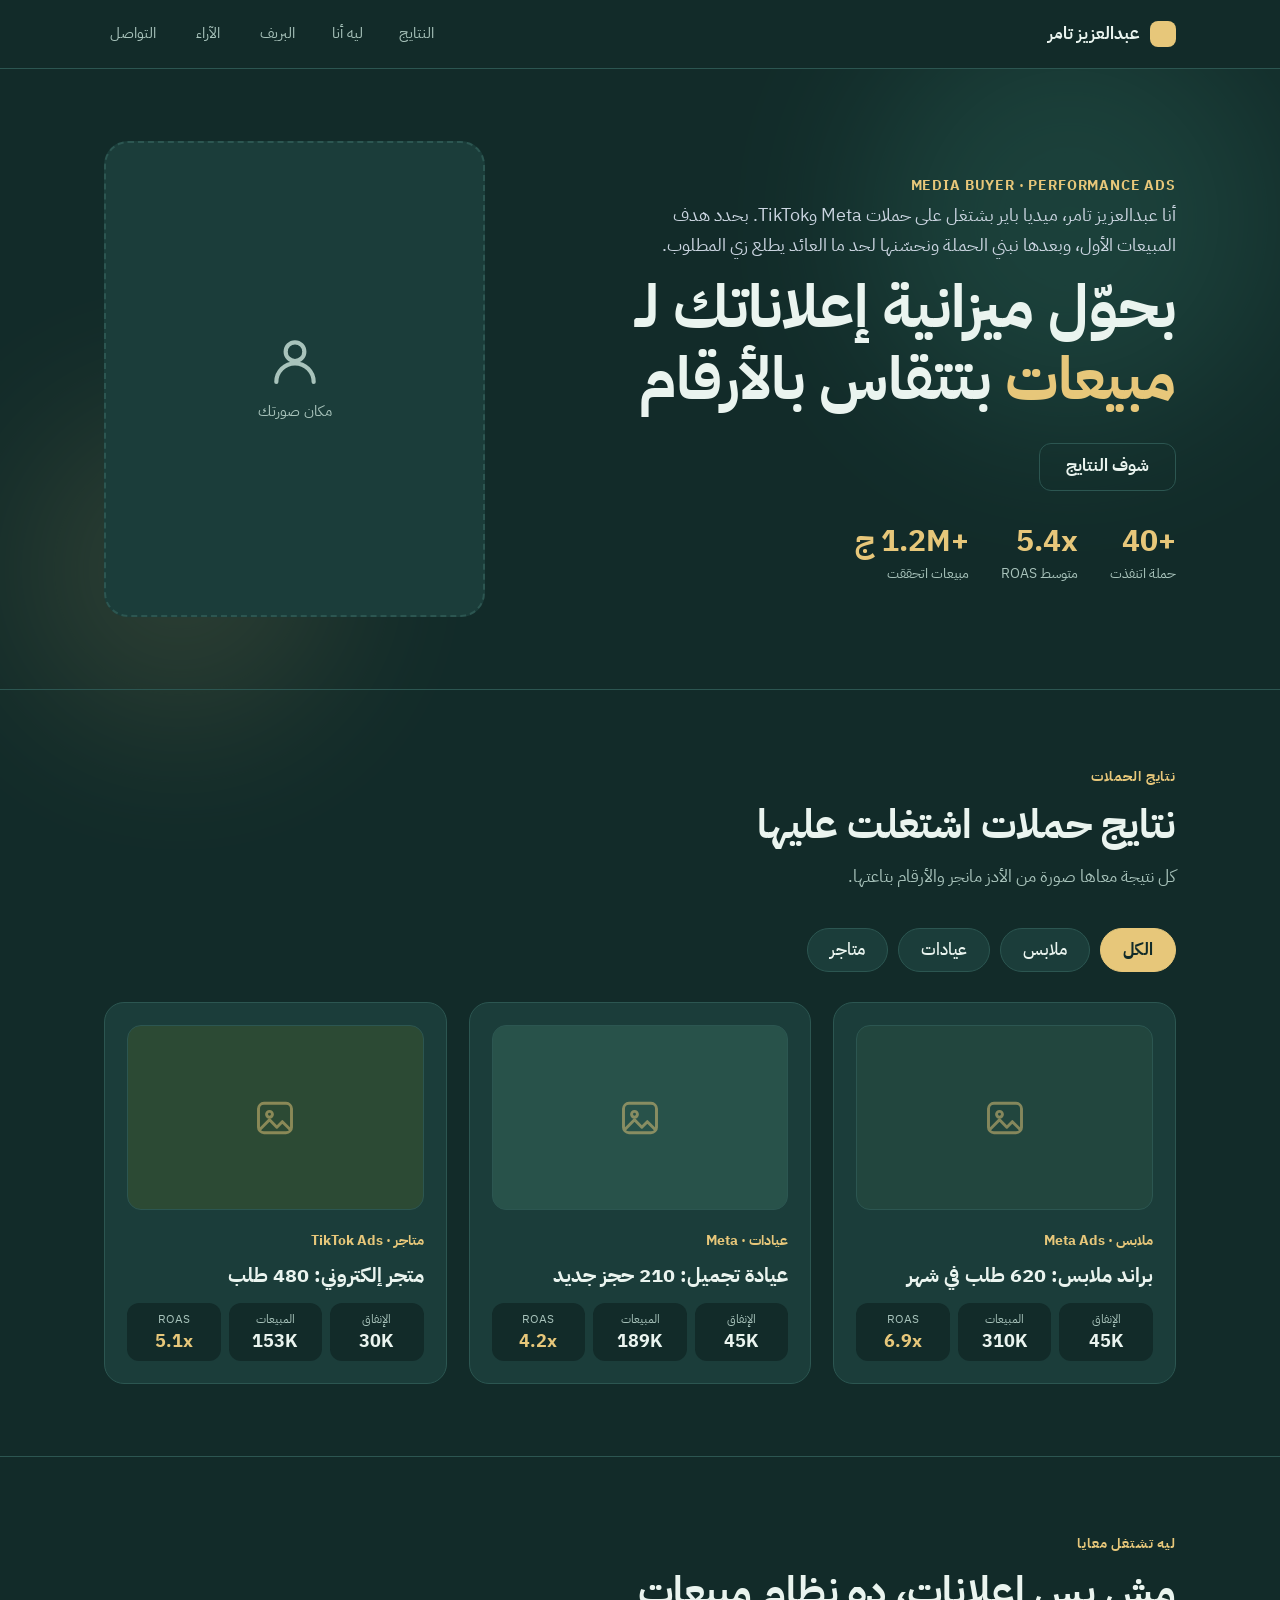
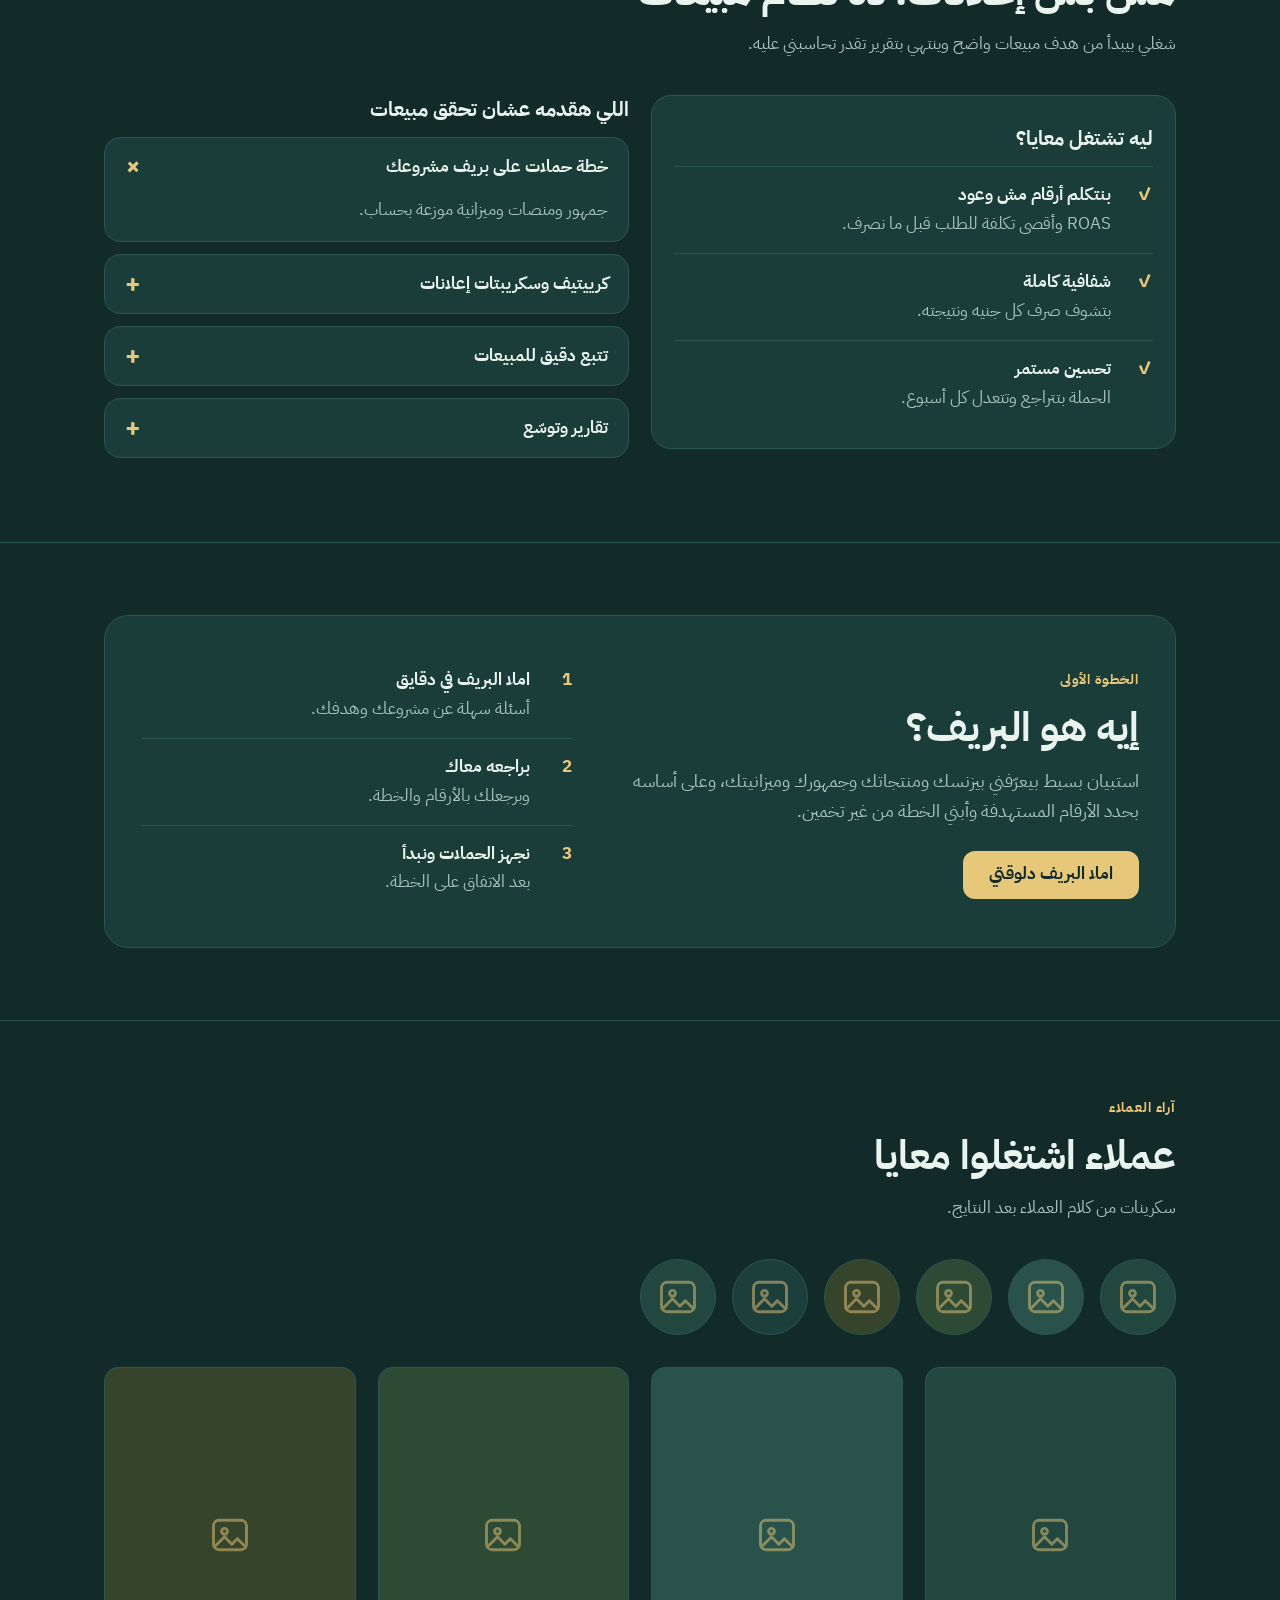
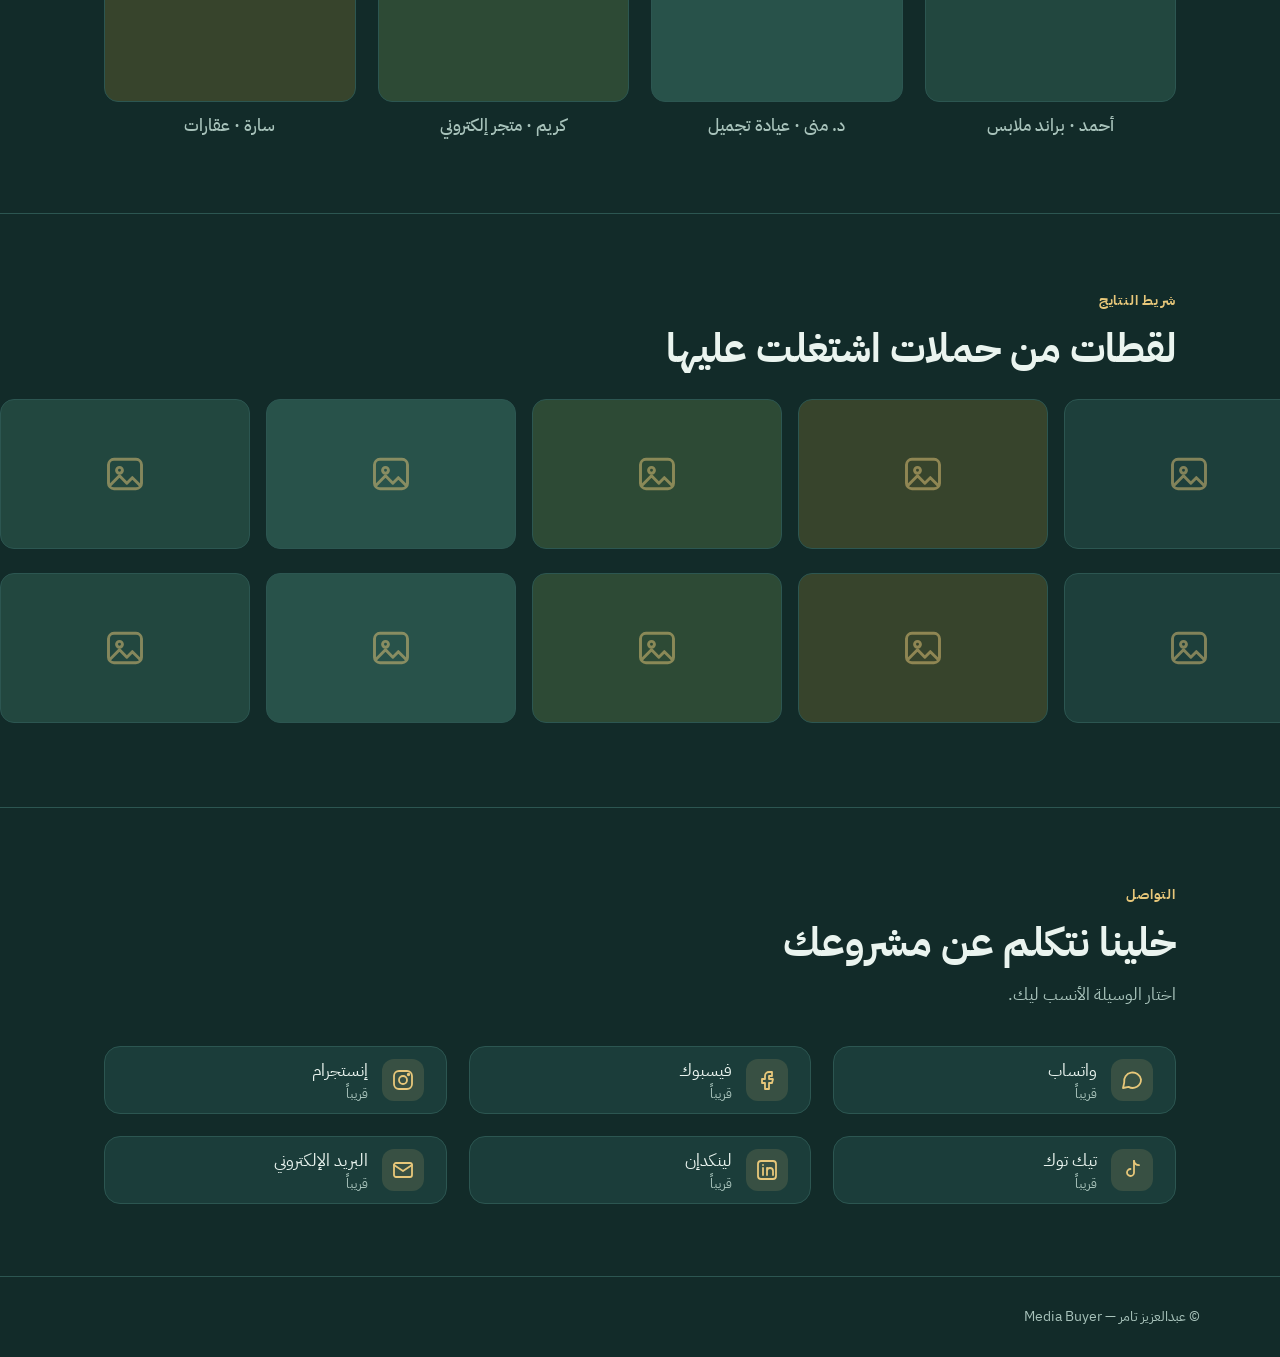
<file: index.html>
<!doctype html>
<html lang="ar" dir="rtl">
<head>
<meta charset="utf-8">
<meta name="viewport" content="width=device-width, initial-scale=1, viewport-fit=cover">
<title>عبدالعزيز تامر — Media Buyer</title>
<meta name="description" content="ميديا باير متخصص في حملات Meta وTikTok، بيحوّل ميزانية الإعلانات لمبيعات بتتقاس بالأرقام.">
<meta property="og:type" content="website">
<meta property="og:title" content="عبدالعزيز تامر — Media Buyer">
<meta property="og:description" content="ميديا باير متخصص في حملات Meta وTikTok، بيحوّل ميزانية الإعلانات لمبيعات بتتقاس بالأرقام.">
<meta name="theme-color" content="#122B29">
<link rel="icon" href="data:image/svg+xml,%3Csvg xmlns='http://www.w3.org/2000/svg' viewBox='0 0 32 32'%3E%3Crect width='32' height='32' rx='8' fill='%23E7C77A'/%3E%3C/svg%3E">
<link rel="preconnect" href="https://fonts.googleapis.com">
<link rel="preconnect" href="https://fonts.gstatic.com" crossorigin>
<link href="https://fonts.googleapis.com/css2?family=IBM+Plex+Sans+Arabic:wght@400;500;700;800&display=swap" rel="stylesheet">
<link rel="stylesheet" href="vendor/aos.css">
<link rel="stylesheet" href="styles.css">
</head>
<body style="margin:0;background:#122B29">
<div class="p" id="appRoot" dir="rtl">
<div class="spb" aria-hidden="true"></div>
<a class="wa" id="wa" href="#" target="_blank" rel="noopener" hidden aria-label="تواصل معايا على واتساب"><svg class="ic" viewBox="0 0 24 24" aria-hidden="true"><path d="M21 11.5a8.4 8.4 0 0 1-12.4 7.4L3 20l1.2-5.4A8.4 8.4 0 1 1 21 11.5z"/><path d="M9 8.6c0 3.5 2.9 6.4 6.4 6.4l1.1-1.4-2-1-.8.7a4 4 0 0 1-1.9-1.9l.7-.8-1-2z"/></svg></a>
<header class="nav"><div class="w">
<a class="lg" href="#about"><i></i><span data-b="settings.site_name">عبدالعزيز تامر</span></a>
<nav class="nl" id="nl" aria-label="التنقل"><a href="#results">النتايج</a><a href="#why">ليه أنا</a><a href="#brief">البريف</a><a href="#reviews">الآراء</a><a href="#contact">التواصل</a></nav>
<a class="btn" id="navcta" hidden style="min-height:44px;padding:0 20px" href="#brief">ابدأ البريف</a>
<button class="mb" id="mb" type="button" aria-label="القايمة" aria-expanded="false" aria-controls="nl"><svg class="ic" viewBox="0 0 24 24" aria-hidden="true"><path d="M4 7h16M4 12h16M4 17h16"/></svg></button>
</div></header>

<main>
<section id="about" class="w hero">
<span class="bl" style="width:420px;height:420px;background:#3E8F7A;opacity:.22;top:-60px;right:-80px"></span>
<span class="bl b2" style="width:320px;height:320px;background:var(--acc);opacity:.12;bottom:-40px;left:-60px;--py:-120px"></span>
<div>
<span class="k" data-b="hero.eyebrow"></span>
<p class="lead" data-b="hero.lead"></p>
<h1><span data-b="hero.h1a"></span> <em data-b="hero.h1b"></em> <span data-b="hero.h1c"></span></h1>
<div class="cta"><a class="btn" id="herocta" hidden href="#brief" data-b="hero.btn1"></a><a class="btn gh" href="#results" data-b="hero.btn2"></a></div>
<div class="sts" id="stats"></div>
</div>
<div class="pt" id="photo"><svg class="ic" style="width:56px;height:56px" viewBox="0 0 24 24" aria-hidden="true"><circle cx="12" cy="8" r="4"></circle><path d="M4 21a8 8 0 0 1 16 0"></path></svg>مكان صورتك</div>
</section>

<section id="results" class="sec"><div class="w">
<span class="k" data-b="results_head.k"></span>
<h2 data-b="results_head.h2"></h2>
<p class="sub" data-b="results_head.sub"></p>
<div class="tb" id="rtabs"></div>
<div class="g3" id="rgrid"></div>
</div></section>

<section id="why" class="sec"><div class="w">
<span class="k" data-b="why.k"></span>
<h2 data-b="why.h2"></h2>
<p class="sub" data-b="why.sub"></p>
<div class="g2">
<div class="cd"><h3 data-b="why.reasons_title"></h3><div id="reasons"></div></div>
<div><h3 data-b="why.deliver_title" style="margin:0 0 14px"></h3><div id="delivs"></div></div>
</div></div></section>

<section id="brief" class="sec"><div class="w"><div class="cd bf">
<div><span class="k" data-b="brief_intro.k"></span>
<h2 data-b="brief_intro.h2"></h2>
<p class="lead" style="margin-bottom:24px" data-b="brief_intro.text"></p>
<a class="btn" href="brief.html" data-b="brief_intro.btn"></a></div>
<div id="steps"></div>
</div></div></section>

<section id="reviews" class="sec"><div class="w">
<span class="k" data-b="reviews_head.k"></span>
<h2 data-b="reviews_head.h2"></h2>
<p class="sub" data-b="reviews_head.sub"></p>
<div class="cls" id="logos"></div>
<div class="g3 rvg" id="rvgrid" style="grid-template-columns:repeat(auto-fit,minmax(210px,1fr))"></div>
</div></section>

<section id="ticker" class="sec"><div class="w"><span class="k" data-b="ticker_head.k"></span><h2 data-b="ticker_head.h2"></h2></div>
<div class="mq" id="mq1"></div>
<div class="mq" id="mq2"></div></section>

<section id="contact" class="sec"><div class="w">
<span class="k" data-b="contact.k"></span>
<h2 data-b="contact.h2"></h2>
<p class="sub" data-b="contact.sub"></p>
<div class="g3" id="contacts"></div>
</div></section>
</main>
<footer class="ft"><div class="w" style="padding:0">© <span data-b="settings.site_name">عبدالعزيز تامر</span> — Media Buyer</div></footer>
</div>
<script src="config.js"></script>
<script src="app.js"></script>
<script src="vendor/aos.js"></script>
<script src="animations.js"></script>
</body>
</html>
</file>
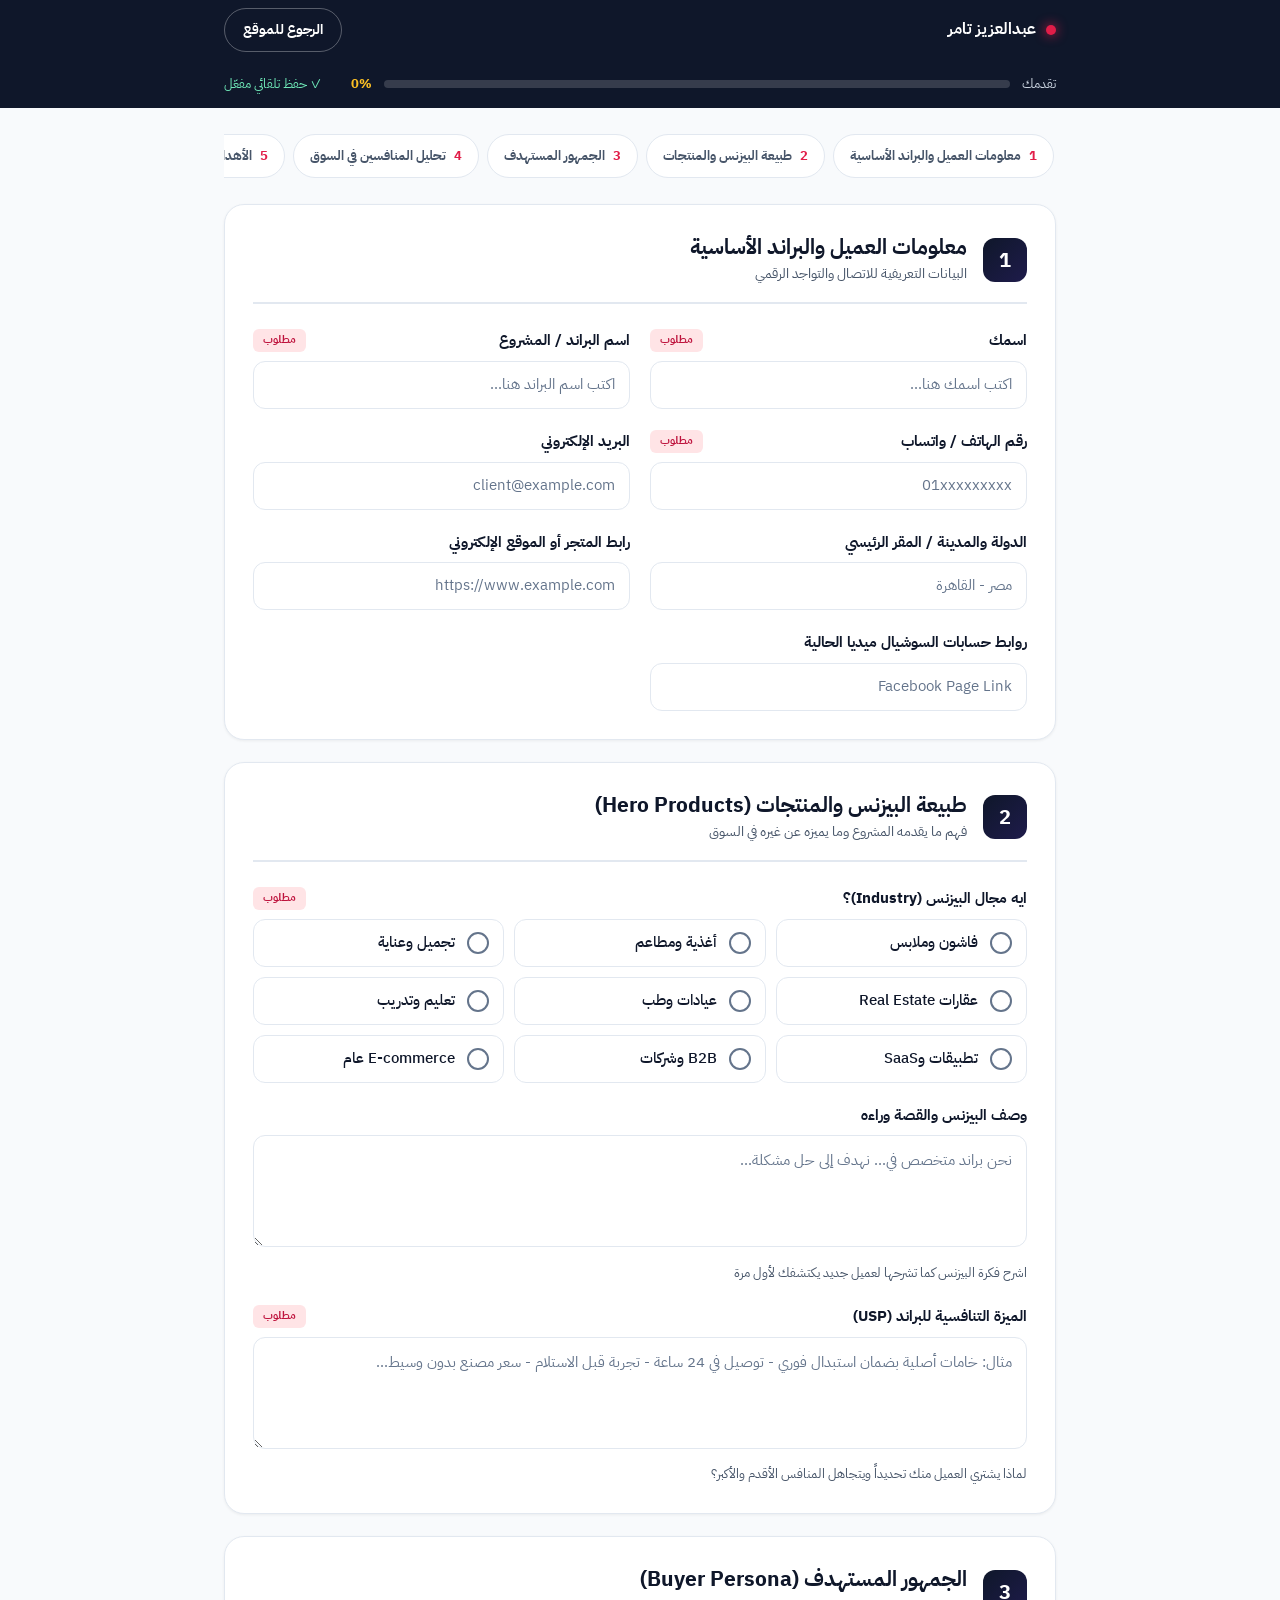
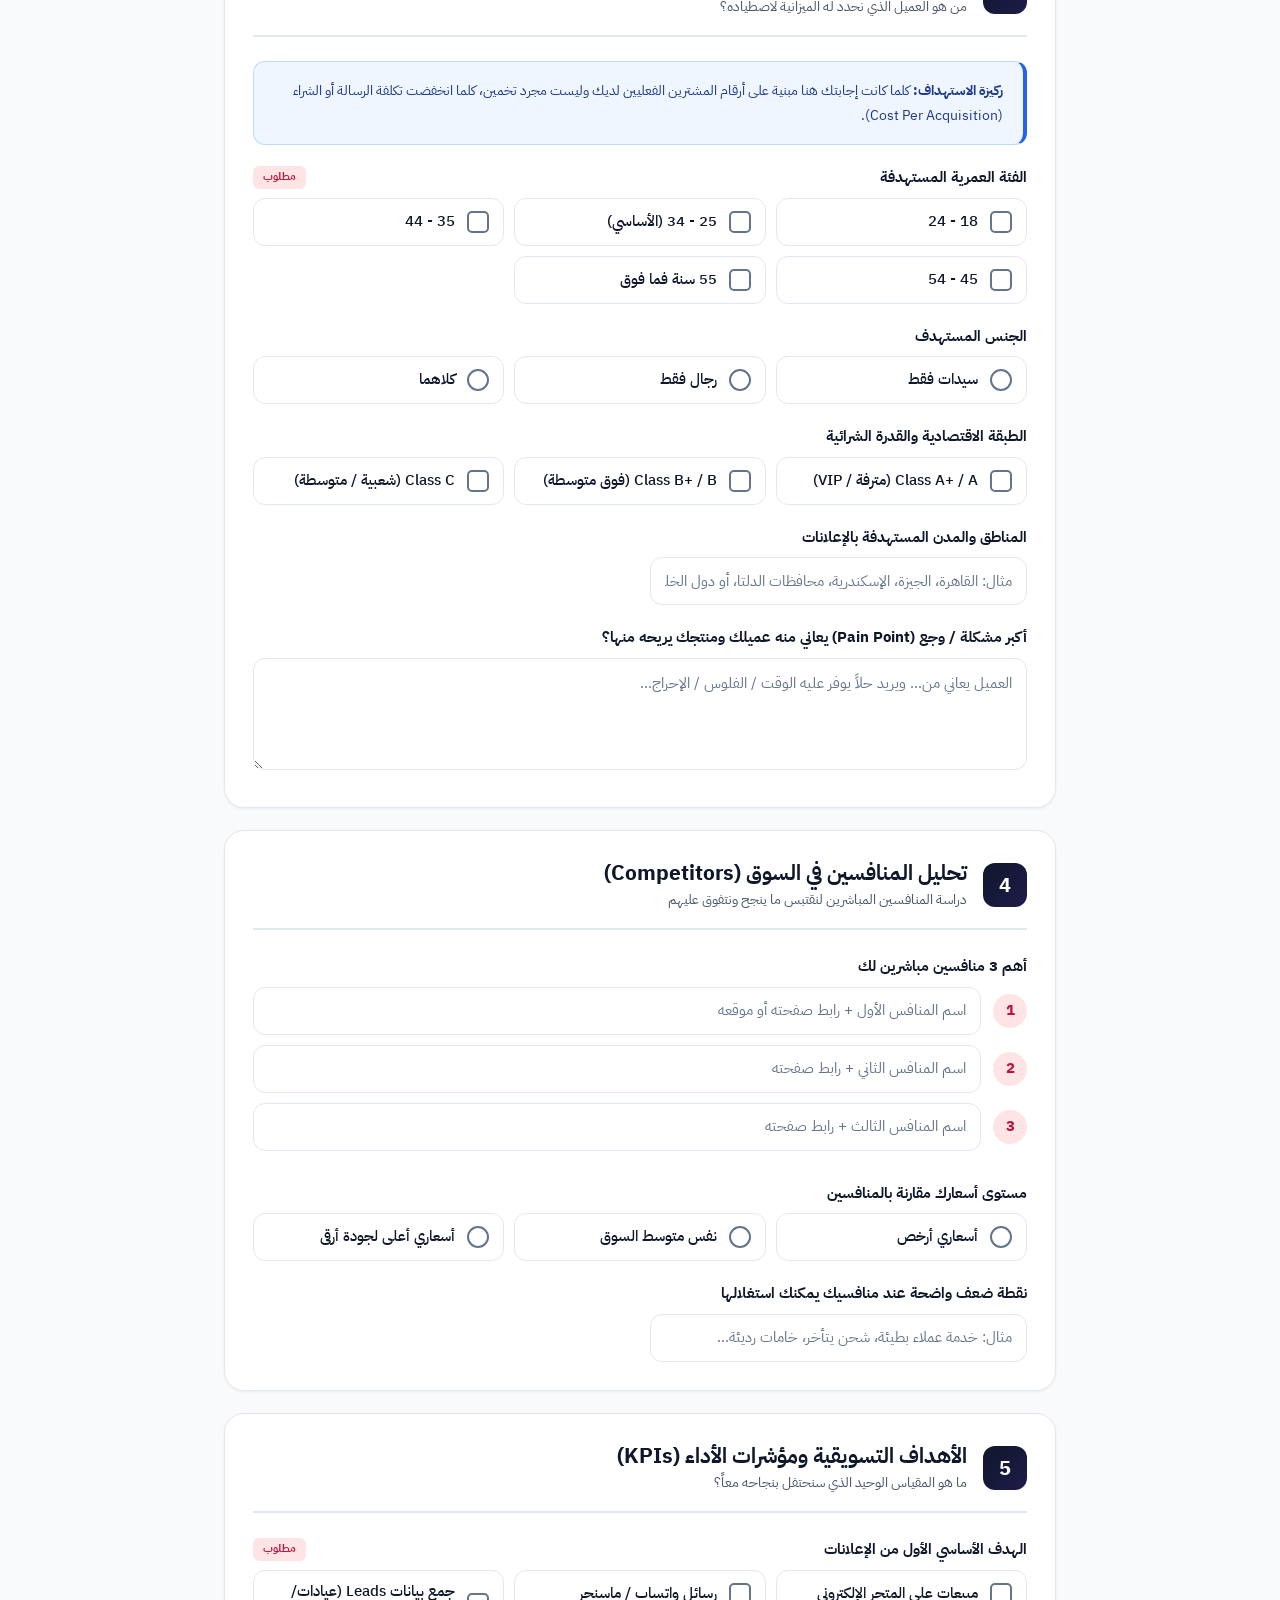
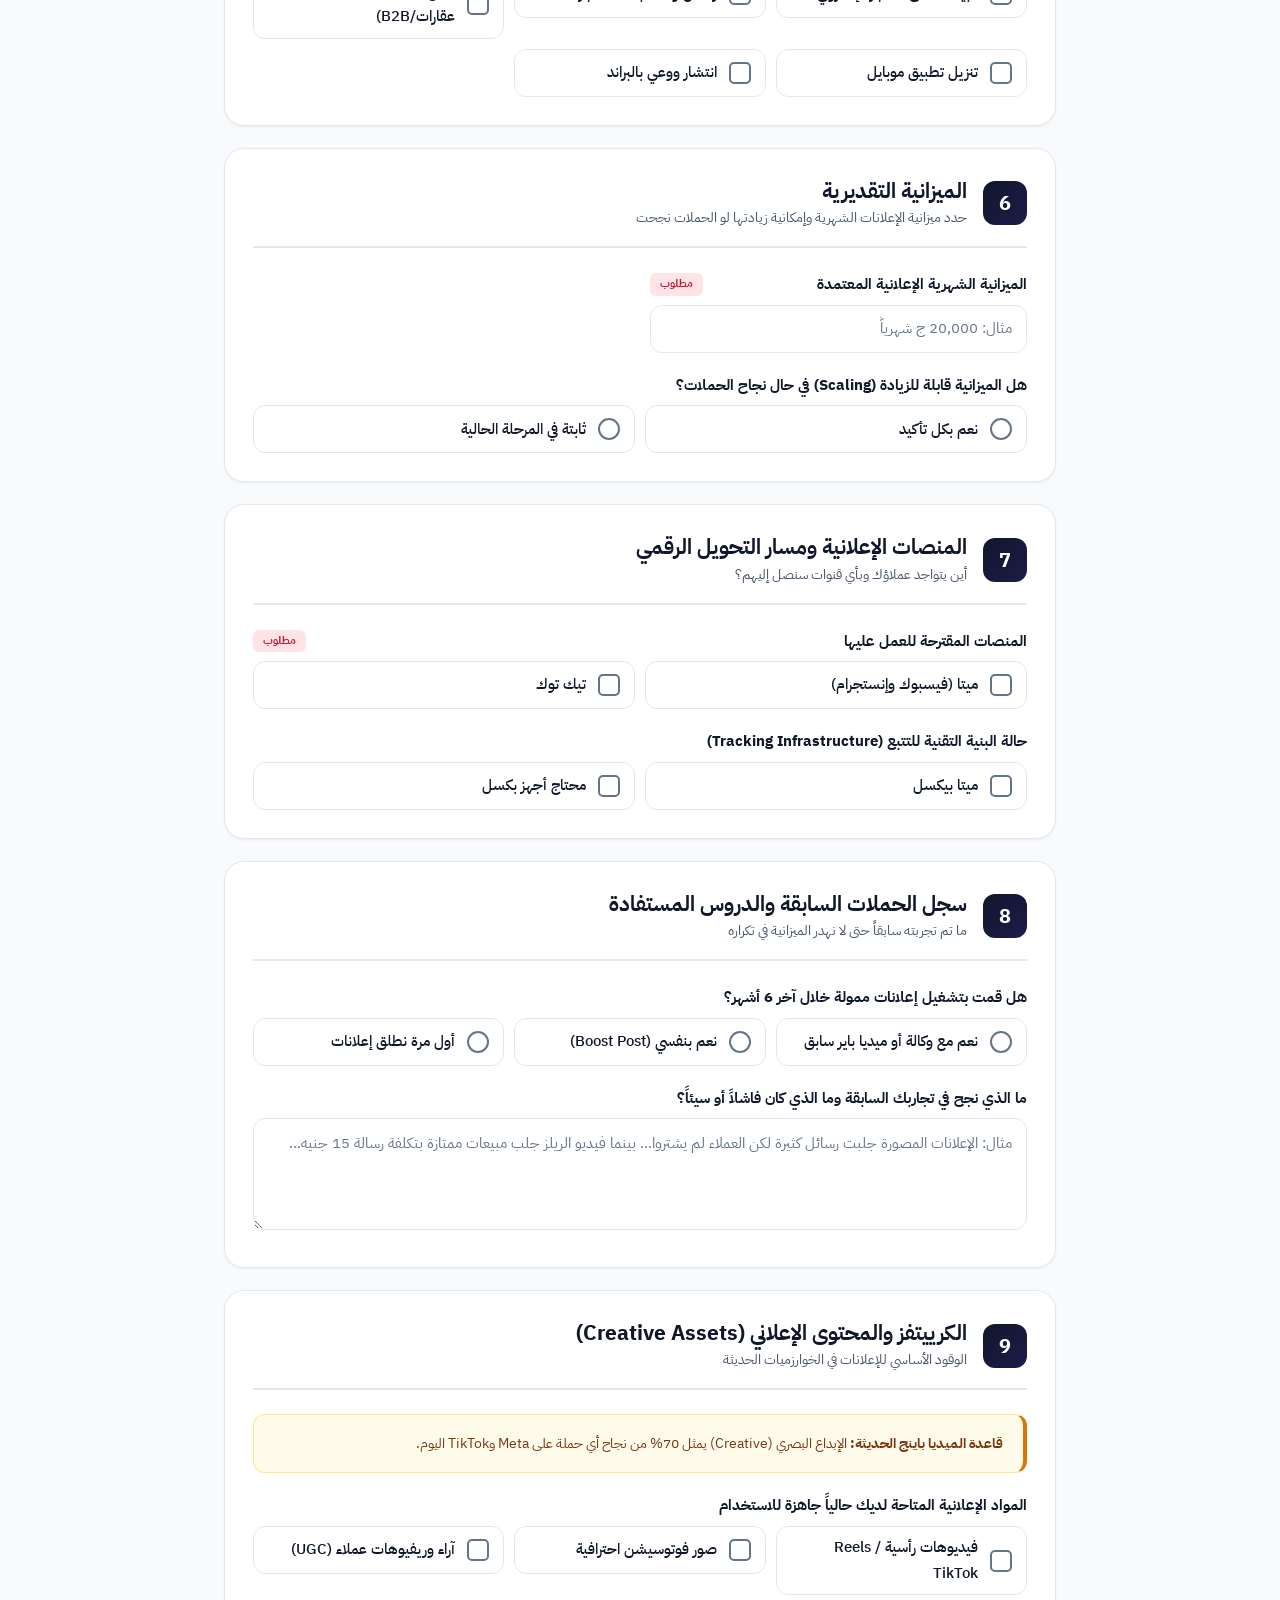
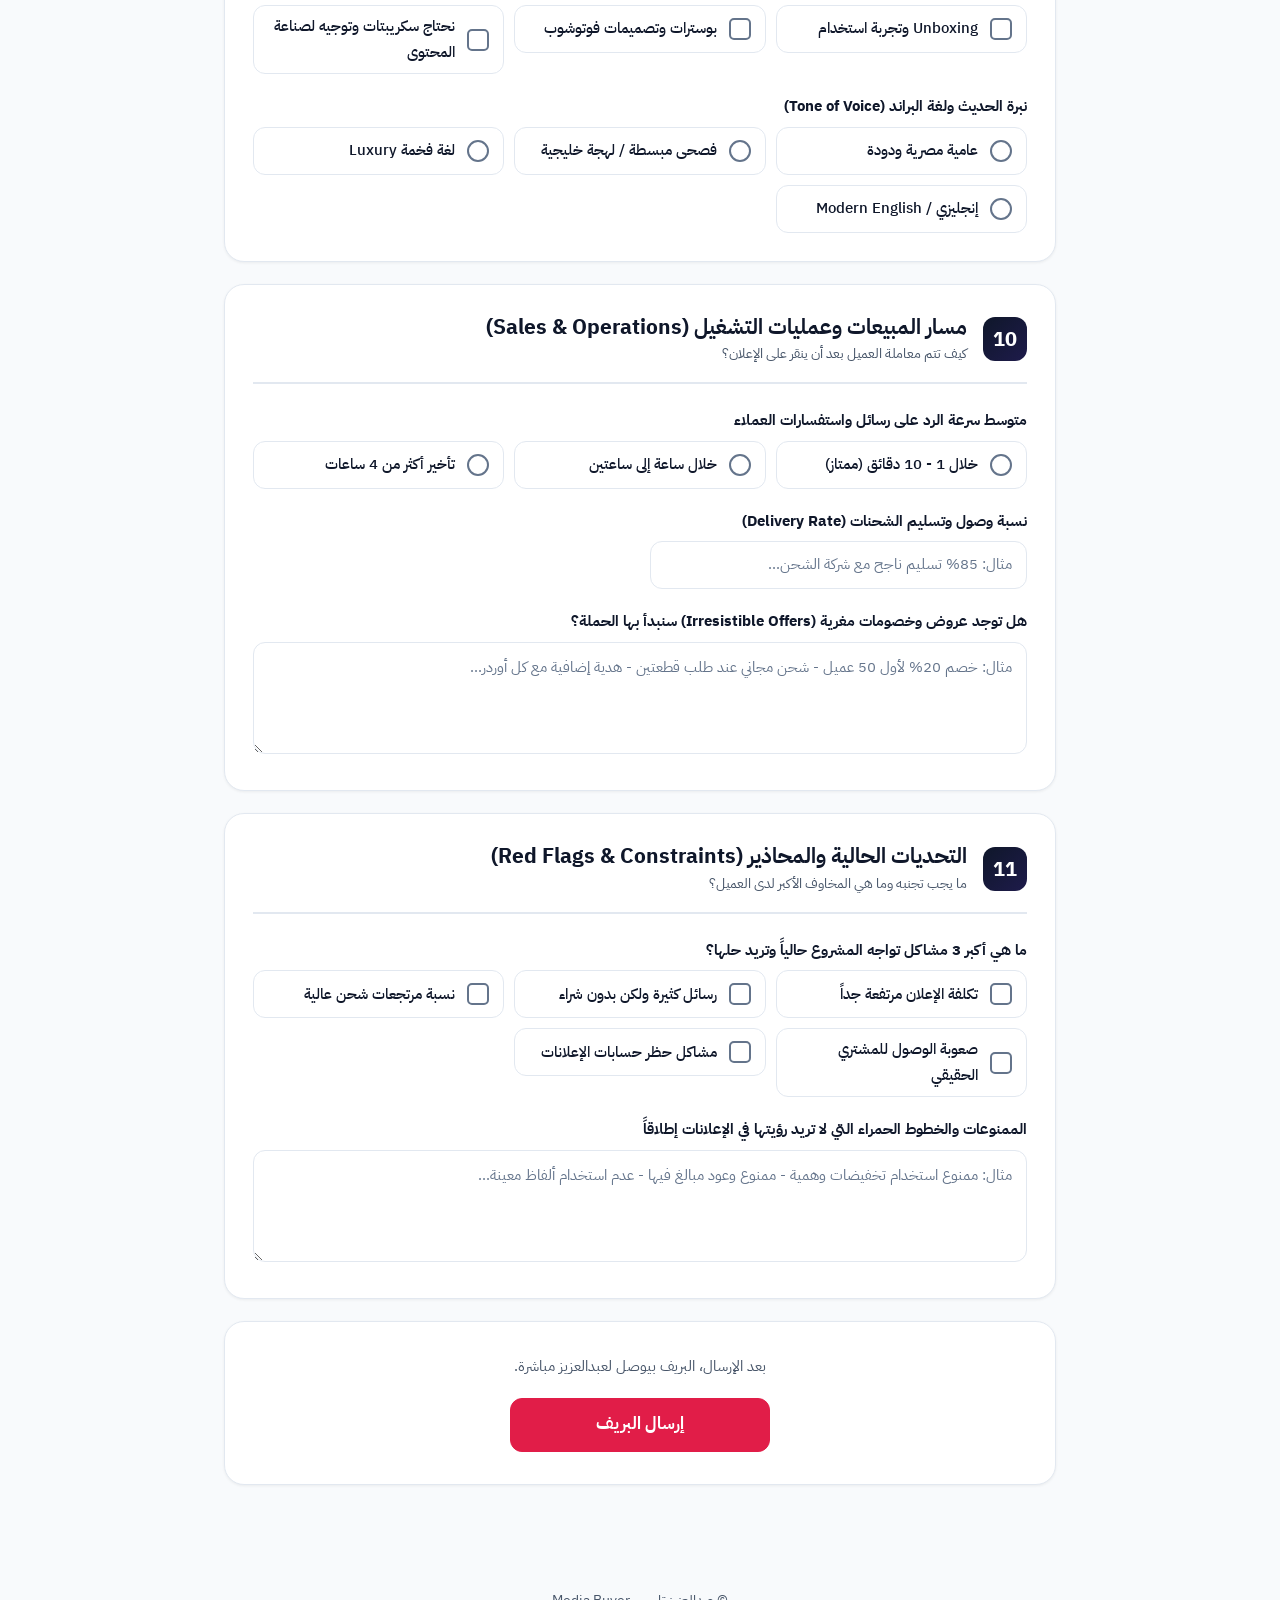
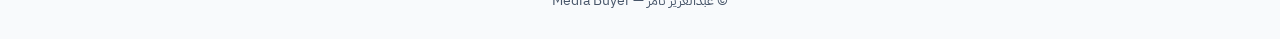
<file: brief.html>
<!doctype html>
<html lang="ar" dir="rtl">
<head>
<meta charset="utf-8">
<meta name="viewport" content="width=device-width, initial-scale=1, viewport-fit=cover">
<title>البريف — عبدالعزيز تامر</title>
<meta name="description" content="املا البريف عشان نبدأ نجهز خطة حملاتك.">
<meta name="robots" content="noindex">
<meta name="theme-color" content="#0f172a">
<link rel="icon" href="data:image/svg+xml,%3Csvg xmlns='http://www.w3.org/2000/svg' viewBox='0 0 32 32'%3E%3Crect width='32' height='32' rx='8' fill='%23E7C77A'/%3E%3C/svg%3E">
<link rel="preconnect" href="https://fonts.googleapis.com">
<link rel="preconnect" href="https://fonts.gstatic.com" crossorigin>
<link href="https://fonts.googleapis.com/css2?family=IBM+Plex+Sans+Arabic:wght@400;500;700;800&display=swap" rel="stylesheet">
<link rel="stylesheet" href="vendor/aos.css">
<link rel="stylesheet" href="brief.css">
</head>
<body>
<div class="p" id="appRoot" dir="rtl">
<header class="nav"><div class="w nr"><a class="lg" href="./"><i></i><span id="sn">عبدالعزيز تامر</span></a><a class="bk" href="./">الرجوع للموقع</a></div>
<div class="w pr"><span>تقدمك</span><div class="tr"><i id="bar" style="width:0%"></i></div><b id="pct">0%</b><span class="sv">✓ حفظ تلقائي مفعّل</span></div></header>
<div class="w pad">
<nav class="qn" id="qn" aria-label="أقسام البريف"></nav>
<form id="bf" novalidate>
<div id="secs"></div>
<input class="hp" type="text" name="website" tabindex="-1" autocomplete="off" aria-hidden="true">
<section class="cd fin" id="fin"><p>بعد الإرسال، البريف بيوصل لعبدالعزيز مباشرة.</p>
<button type="submit" class="btn" id="send">إرسال البريف</button>
<div class="ok" id="ok" role="status" hidden>تم إرسال البريف بنجاح. وصل لعبدالعزيز وهيتواصل معاك قريب.</div>
<div class="er" id="er" role="alert" hidden></div></section>
</form>
</div>
<footer class="ft">© <span id="fn">عبدالعزيز تامر</span> — Media Buyer</footer>
</div>
<script src="config.js"></script>
<script src="brief.js"></script>
<script src="vendor/aos.js"></script>
<script src="animations.js"></script>
</body>
</html>
</file>
<file: styles.css>
body{margin:0}
html{scroll-behavior:smooth;scroll-padding-top:76px;-webkit-text-size-adjust:100%}
.p{--acc:#E7C77A;--bg:#122B29;--sf:#1B3D3A;--bd:#2C5651;--tx:#EAF4EF;--mu:#A8C3BB;background:var(--bg);color:var(--tx);font:400 17px/1.7 'IBM Plex Sans Arabic',Tahoma,sans-serif;overflow-x:clip}
.p *{box-sizing:border-box}
.p a{color:inherit;text-decoration:none}
.p h1,.p h2,.p h3,.p p{margin:0}
.w{max-width:1120px;margin:0 auto;padding:0 24px;position:relative}
.nav{position:sticky;top:0;z-index:9;background:var(--bg);border-bottom:1px solid var(--bd)}
.nav .w{display:flex;align-items:center;justify-content:space-between;gap:16px;height:68px}
.lg{display:flex;align-items:center;gap:10px;font-weight:700;min-height:44px}
.lg i{width:26px;height:26px;border-radius:8px;background:var(--acc)}
.nl{display:flex;gap:24px;color:var(--mu);font-size:15px}
.nl a{display:inline-flex;align-items:center;justify-content:center;min-height:44px;min-width:44px;padding:0 6px}
.nl a:hover{color:var(--tx)}
.btn{display:inline-flex;align-items:center;justify-content:center;min-height:48px;padding:0 26px;border-radius:12px;background:var(--acc);color:#122B29!important;font-weight:700;transition:transform .15s,box-shadow .2s}
.btn:active{transform:scale(.98)}
.btn.gh{background:transparent;border:1px solid var(--bd);color:var(--tx)!important}

.hero{position:relative;display:grid;grid-template-columns:1.25fr .75fr;gap:56px;align-items:center;padding:72px 24px}
.bl{position:absolute;border-radius:50%;filter:blur(80px);z-index:0;pointer-events:none}
.hero>div{position:relative;z-index:1}
.k{color:var(--acc);font-size:14px;font-weight:700;letter-spacing:.06em}
.p h1{font-size:clamp(34px,5.4vw,60px);line-height:1.2;margin:10px 0 18px}
.p h1 em{font-style:normal;color:var(--acc)}
.lead{color:var(--mu);font-size:18px;max-width:560px}
.cta{display:flex;gap:12px;flex-wrap:wrap;margin-top:28px}
.sts{display:flex;gap:32px;margin-top:32px;flex-wrap:wrap}
.sts b{display:block;font-size:30px;color:var(--acc);line-height:1.2}
.sts span{color:var(--mu);font-size:14px}
.pt{aspect-ratio:4/5;border:2px dashed var(--bd);border-radius:24px;background:var(--sf);display:flex;flex-direction:column;align-items:center;justify-content:center;gap:10px;color:var(--mu);font-size:15px}
.ic{width:24px;height:24px;fill:none;stroke:currentColor;stroke-width:1.8;stroke-linecap:round;stroke-linejoin:round}
.im{position:relative;border:1px solid var(--bd);border-radius:14px;background:#22473F;overflow:hidden}
.im:before{content:"";position:absolute;inset:0;background:url("data:image/svg+xml,%3Csvg xmlns='http://www.w3.org/2000/svg' viewBox='0 0 24 24' fill='none' stroke='%23E7C77A' stroke-width='1.6' stroke-linecap='round' stroke-linejoin='round'%3E%3Crect x='3' y='4' width='18' height='16' rx='3'/%3E%3Ccircle cx='9' cy='10' r='1.6'/%3E%3Cpath d='m4 18 5-5 4 4 3-3 4 4'/%3E%3C/svg%3E") center/44px no-repeat;opacity:.5}
.t2{background:#28524A}
.t3{background:#2D4A35}
.t4{background:#37442C}
.t5{background:#1D3F3B}
.sec{padding:72px 0;border-top:1px solid var(--bd);position:relative}
.p h2{font-size:clamp(26px,3.8vw,40px);line-height:1.3;margin:8px 0 12px}
.sub{color:var(--mu);max-width:620px;margin-bottom:36px!important}
.g3{display:grid;grid-template-columns:repeat(auto-fit,minmax(270px,1fr));gap:22px}
.g2{display:grid;grid-template-columns:1fr 1fr;gap:22px;align-items:start}
.cd{background:var(--sf);border:1px solid var(--bd);border-radius:20px;padding:22px;transition:border-color .25s,box-shadow .25s}
.cd .im{aspect-ratio:16/10;margin-bottom:16px}
.tg{color:var(--acc);font-size:14px;font-weight:700}
.p h3{font-size:20px;line-height:1.4;margin:6px 0 14px}
.sg{display:grid;grid-template-columns:repeat(3,1fr);gap:8px}
.sx{background:var(--bg);border-radius:12px;padding:8px 4px;text-align:center;font-size:12px;color:var(--mu);line-height:1.4}
.sx b{display:block;font-size:18px;color:var(--tx)}
.sx.g b{color:var(--acc)}
.tb{position:relative;display:flex;gap:10px;flex-wrap:wrap;margin-bottom:30px}
.tb button{font:inherit;color:var(--tx);display:inline-flex;align-items:center;min-height:44px;padding:0 22px;border:1px solid var(--bd);border-radius:99px;background:var(--sf);font-weight:500;cursor:pointer;transition:border-color .2s}
.tb button:hover{border-color:var(--acc)}
.tb button[aria-pressed=true]{background:var(--acc);border-color:var(--acc);color:#122B29;font-weight:700}
.tb button:focus-visible{outline:3px solid var(--acc);outline-offset:2px}
.li{display:flex;gap:14px;padding:14px 0;border-top:1px solid var(--bd);color:var(--mu)}
.li b{color:var(--tx);display:block}
.n{color:var(--acc);font-weight:700;min-width:28px}
details{background:var(--sf);border:1px solid var(--bd);border-radius:16px;padding:0 20px;margin-bottom:12px}
summary{cursor:pointer;min-height:58px;display:flex;align-items:center;justify-content:space-between;font-weight:700;list-style:none}
summary::-webkit-details-marker{display:none}
summary:after{content:"+";font-size:26px;color:var(--acc);transition:rotate .2s}
details[open] summary:after{rotate:45deg}
details p{color:var(--mu);padding-bottom:16px}
.bf{display:grid;grid-template-columns:1.1fr .9fr;gap:40px;align-items:center;padding:36px;border-radius:24px}

.cls{display:flex;gap:16px;flex-wrap:wrap;margin-bottom:32px}
.cl{width:76px;height:76px;border-radius:50%}
.fg{margin:0}
.fg .im{transition:border-color .25s}
.fg .im{aspect-ratio:3/4}
.fg figcaption{text-align:center;font-weight:500;margin-top:10px;color:var(--mu)}
.mq{overflow:hidden;direction:ltr;padding:12px 0}
.tk{display:flex;width:max-content;animation:rl 36s linear infinite}
.tk.r{animation-name:lr}

.ti{width:250px;height:150px;margin-right:16px;flex:none}
.ct{display:flex;align-items:center;gap:14px;min-height:68px;padding:0 22px;border:1px solid var(--bd);border-radius:16px;background:var(--sf);transition:border-color .2s}
.ct u{width:42px;height:42px;border-radius:12px;background:rgba(231,199,122,.14);color:var(--acc);display:flex;align-items:center;justify-content:center;flex:none}
.ct small{display:block;color:var(--mu);font-size:13px;line-height:1.3}
.ft{padding:28px 24px;color:var(--mu);font-size:14px;border-top:1px solid var(--bd)}
@keyframes rl{
to{transform:translateX(-50%)}
}
@keyframes lr{
from{transform:translateX(-50%)}
to{transform:translateX(0)}
}
@keyframes fl{
to{transform:translateY(-14px) scale(1.05)}
}
.spb{position:fixed;top:0;left:0;right:0;height:3px;background:var(--acc);z-index:40;transform:scaleX(0);transform-origin:right;will-change:transform}
.nav{transition:box-shadow .2s}
.nav.sc{box-shadow:0 10px 30px rgba(0,0,0,.45)}
.wa{position:fixed;left:calc(20px + env(safe-area-inset-left,0px));bottom:calc(20px + env(safe-area-inset-bottom,0px));z-index:30;width:60px;height:60px;border-radius:50%;background:#128C7E;color:#fff;display:flex;align-items:center;justify-content:center;box-shadow:0 8px 24px rgba(0,0,0,.4)}
.wa:after{content:"";position:absolute;inset:0;border-radius:50%;border:2px solid rgba(18,140,126,.8);animation:ring 2.4s ease-out infinite;pointer-events:none}
.wa .ic{width:30px;height:30px}
@keyframes ring{
0%{transform:scale(1);opacity:.9}
100%{transform:scale(1.7);opacity:0}
}
@media(hover:hover) and (min-width:761px){
.bl{animation:fl 10s ease-in-out infinite alternate}
.b2{animation-delay:-4s}
.btn:hover{transform:translateY(-2px);box-shadow:0 8px 24px rgba(231,199,122,.3)}
.btn.gh:hover{border-color:var(--acc);box-shadow:none}
.cd:hover{border-color:var(--acc);box-shadow:0 16px 40px rgba(0,0,0,.35)}
.bf:hover{box-shadow:none;border-color:var(--bd)}
.fg:hover .im{border-color:var(--acc)}
.ct:hover{border-color:var(--acc)}
.mq:hover .tk{animation-play-state:paused}
.ti:hover{transform:scale(1.05)}
}
.p [data-aos]{transition-property:opacity,transform,border-color,box-shadow}
@media(prefers-reduced-motion:reduce){
.p *{animation:none!important;transition:none!important}
}
.mb{display:none;width:44px;height:44px;border:1px solid var(--bd);border-radius:12px;background:var(--sf);color:var(--tx);align-items:center;justify-content:center;cursor:pointer;padding:0}
.mb .ic{width:22px;height:22px}
.p h3{overflow-wrap:anywhere}
@media(max-width:760px){
.p{font-size:16px}
.mb{display:inline-flex}
.nav .w{height:60px}
.nl{display:none;position:absolute;top:100%;left:0;right:0;z-index:20;flex-direction:column;gap:0;padding:6px 18px 12px;background:var(--bg);border-bottom:1px solid var(--bd);box-shadow:0 18px 30px rgba(0,0,0,.35);font-size:17px;color:var(--tx)}
.nl.open{display:flex}
.nl a{display:flex;align-items:center;min-height:50px;border-top:1px solid var(--bd)}
.nl a:first-child{border-top:0}
.w{padding:0 18px}
.hero{grid-template-columns:1fr;gap:26px;padding:28px 18px 40px}
.bl{width:260px!important;height:260px!important;filter:blur(60px);opacity:.14!important}
.pt{order:-1;aspect-ratio:1;max-width:200px;margin:0 auto}
.lead{font-size:17px}
.sts{gap:22px;margin-top:26px}
.sts b{font-size:26px}
.cta .btn{flex:1 1 auto}
.g2,.bf{grid-template-columns:1fr}
.bf{padding:22px}
.sec{padding:46px 0}
.sub{margin-bottom:26px!important}
.tb{flex-wrap:nowrap;overflow-x:auto;margin:0 -18px 22px;padding:2px 18px 6px;scrollbar-width:none}
.tb::-webkit-scrollbar{display:none}
.tb button{flex:none}
.rvg{grid-template-columns:repeat(2,1fr)!important;gap:14px}
.fg figcaption{font-size:14px}
.cls{gap:12px}
.cl{width:64px;height:64px}
.ti{width:190px;height:120px}
.wa{left:calc(14px + env(safe-area-inset-left,0px));bottom:calc(14px + env(safe-area-inset-bottom,0px));width:56px;height:56px}
.ft{padding-bottom:calc(84px + env(safe-area-inset-bottom,0px))}
}

[hidden]{display:none!important}
.hero .lead{color:#cbd5e1}
.im img{position:absolute;inset:0;width:100%;height:100%;object-fit:cover}
.im.has:before{display:none}
.pt{overflow:hidden}
.pt.has{border-style:solid;padding:0}
.pt img{width:100%;height:100%;object-fit:cover}
a:focus-visible,button:focus-visible{outline:3px solid var(--acc);outline-offset:3px}
</file>
<file: brief.css>
html{scroll-padding-top:110px;-webkit-text-size-adjust:100%}

body{margin:0;background:#f8fafc}
html{scroll-behavior:smooth}
.p{--ac:#e11d48;--pr:#0f172a;--sc:#1e1b4b;--ah:#be123c;--bg:#f8fafc;--bd:#e2e8f0;--tl:#475569;background:var(--bg);color:var(--pr);font:400 15px/1.7 'IBM Plex Sans Arabic',Tahoma,sans-serif;overflow-x:clip}
.p *{box-sizing:border-box}
.p a{color:inherit;text-decoration:none}
.p h1,.p h2,.p h3,.p p{margin:0}
.w{max-width:880px;margin:0 auto;padding:0 24px}
.nav{position:sticky;top:0;z-index:9;background:var(--pr);color:#fff}
.nr{display:flex;align-items:center;justify-content:space-between;gap:16px;height:60px}
.lg{display:flex;align-items:center;gap:10px;font-weight:800;font-size:16px;min-height:44px}
.lg i{width:10px;height:10px;border-radius:50%;background:var(--ac);box-shadow:0 0 12px var(--ac)}
.bk{display:inline-flex;align-items:center;min-height:44px;padding:0 18px;border:1px solid rgba(255,255,255,.3);border-radius:99px;font-size:14px;font-weight:700;transition:background .2s}
.pr{display:flex;align-items:center;gap:12px;min-height:48px;color:#cbd5e1;font-size:13px}
.tr{flex:1;height:8px;border-radius:8px;background:rgba(255,255,255,.16);overflow:hidden}
.tr i{display:block;height:100%;background:linear-gradient(90deg,#d97706,#e11d48,#059669);border-radius:8px}
.pr b{color:#fbbf24;min-width:38px}
.sv{color:#6ee7b7;white-space:nowrap}
.pad{padding-top:24px;padding-bottom:56px}
.qn{display:flex;gap:8px;overflow-x:auto;padding:2px 2px 14px;margin-bottom:12px}
.qn a{flex:none;display:inline-flex;align-items:center;gap:8px;min-height:44px;padding:0 16px;background:#fff;border:1px solid var(--bd);border-radius:99px;font-size:13px;font-weight:700;color:var(--tl);transition:all .2s}
.qn b{color:var(--ac)}
.cd{background:#fff;border:1px solid var(--bd);border-radius:20px;padding:28px;margin-bottom:22px;box-shadow:0 1px 3px rgba(0,0,0,.06);scroll-margin-top:130px}
.sh{display:flex;gap:16px;align-items:center;margin-bottom:24px;padding-bottom:16px;border-bottom:2px solid var(--bd)}
.nb{flex:none;width:44px;height:44px;border-radius:12px;background:linear-gradient(135deg,var(--pr),var(--sc));color:#fff;display:flex;align-items:center;justify-content:center;font-size:20px;font-weight:800}
.p h2{font-size:21px;font-weight:800;line-height:1.35}
.sh p{color:var(--tl);font-size:13.5px;margin-top:2px}
.fl{display:grid;grid-template-columns:1fr 1fr;gap:20px}
.full{grid-column:1/-1}
.lb{display:flex;align-items:center;justify-content:space-between;gap:8px;font-weight:800;font-size:14.5px;margin-bottom:8px}
.lb em{font-style:normal;font-size:11px;font-weight:700;color:var(--ah);background:#ffe4e6;padding:2px 10px;border-radius:6px}
.in{width:100%;min-height:48px;padding:0 14px;background:#fff;color:var(--pr);border:1.5px solid var(--bd);border-radius:12px;font:inherit;font-size:15px;transition:border-color .2s,box-shadow .2s}
textarea.in{padding:12px 14px;min-height:112px;resize:vertical}
.in::placeholder{color:#64748b}
.in:focus{outline:none;border-color:var(--ac);box-shadow:0 0 0 4px rgba(225,29,72,.12)}
.ht{display:block;color:var(--tl);font-size:13px;margin-top:6px}
.og{display:grid;grid-template-columns:repeat(auto-fit,minmax(210px,1fr));gap:10px}
.op{position:relative;display:block}
.op input{position:absolute;opacity:0}
.op span{display:flex;align-items:center;gap:12px;min-height:48px;padding:8px 14px;border:1.5px solid var(--bd);border-radius:12px;background:#fff;cursor:pointer;font-weight:500;transition:border-color .2s,background .2s}
.op span:before{content:"";flex:none;width:18px;height:18px;border:2px solid #64748b;border-radius:50%;transition:all .15s}
.op input[type=checkbox]+span:before{border-radius:5px}
.op input:checked+span{border-color:var(--ac);background:#fff1f2}
.op input:checked+span:before{border-color:var(--ac);background:var(--ac);box-shadow:inset 0 0 0 3px #fff}
.op input:focus-visible+span{outline:3px solid var(--ac);outline-offset:2px}
.nf{display:flex;gap:12px;align-items:center;margin-bottom:10px}
.nf b{flex:none;width:34px;height:34px;border-radius:50%;background:#ffe4e6;color:var(--ah);display:flex;align-items:center;justify-content:center}
.ib{border-radius:12px;padding:16px 20px;font-size:14px;line-height:1.8;background:#fff1f2;border:1px solid #fecdd3;border-right:4px solid var(--ac);color:#881337}
.ib.gold{background:#fffbeb;border-color:#fde68a;border-right-color:#d97706;color:#78350f}
.ib.blue{background:#eff6ff;border-color:#bfdbfe;border-right-color:#2563eb;color:#1e3a8a}
.ib b{font-weight:800}
.tw{border:1px solid var(--bd);border-radius:14px;overflow:hidden}
table{width:100%;border-collapse:collapse;text-align:right}
th{background:var(--pr);color:#fff;padding:12px 16px;font-weight:700;font-size:13px}
td{padding:8px 10px;border-top:1px solid var(--bd);font-size:14.5px}
td .in{min-height:42px}
.tt{font-weight:700;color:var(--pr)}
.fin{text-align:center;padding:32px 28px}
.fin p{color:var(--tl);margin:0 0 18px}
.fin .btn{min-width:260px;min-height:54px;font-size:17px}
.ok{padding:16px 20px;border-radius:12px;background:#d1fae5;border:1px solid #6ee7b7;border-right:4px solid #059669;color:#065f46;font-weight:700;text-align:right}
.btn{display:inline-flex;align-items:center;justify-content:center;min-height:48px;padding:0 24px;border-radius:12px;background:var(--ac);color:#fff;border:1px solid var(--ac);font:inherit;font-weight:700;cursor:pointer;transition:transform .15s,box-shadow .2s}
.ft{padding:26px 24px;color:var(--tl);font-size:14px;text-align:center}
@media(max-width:700px){
.w{padding:0 14px}
.nr{height:52px}
.pr{min-height:40px}
.pr>span:first-child{display:none}
.qn{margin:0 -14px 10px;padding:2px 14px 12px;scrollbar-width:none}
.qn::-webkit-scrollbar{display:none}
.cd{scroll-margin-top:104px}
.sv{font-size:0}
.sv:before{content:"✓";font-size:14px}
.pad{padding-top:16px}
.cd{padding:18px 16px;border-radius:16px}
.sh{gap:12px;margin-bottom:18px}
.nb{width:40px;height:40px;font-size:18px}
.p h2{font-size:18px}
.fl{grid-template-columns:1fr;gap:18px}
.in{min-height:52px;font-size:16px}
.op span{min-height:52px}
table,tbody,tr,td{display:block;width:100%}
tr:first-child{display:none}
.tw{border:0;border-radius:0}
tr{background:var(--bg);border:1px solid var(--bd);border-radius:14px;padding:10px 12px;margin-bottom:12px}
td{border:0;padding:6px 0}
td:before{content:attr(data-label);display:block;font-size:12px;font-weight:700;color:var(--tl);margin-bottom:4px}
td.tt{font-size:15px;padding-bottom:2px}
.fin .btn{width:100%;min-width:0}
}


[hidden]{display:none!important}
.hp{position:absolute;width:1px;height:1px;margin:-1px;padding:0;border:0;overflow:hidden;clip:rect(0 0 0 0);clip-path:inset(50%);opacity:0;pointer-events:none}
.er{color:#be123c;font-weight:700;margin-top:14px}
.em{display:none;color:#be123c;font-size:13px;font-weight:700;margin-top:6px}
.f.err .em{display:block}
.f.err .in{border-color:#e11d48}
.f.err .og{outline:2px solid #e11d48;outline-offset:4px;border-radius:12px}
.btn:disabled{opacity:.6;cursor:not-allowed;transform:none;box-shadow:none}
.in:focus-visible,.bk:focus-visible,.qn a:focus-visible,.btn:focus-visible{outline:3px solid var(--ac);outline-offset:2px}

@media(hover:hover){
.bk:hover{background:rgba(255,255,255,.12)}
.qn a:hover{border-color:var(--ac);color:var(--ah)}
.op span:hover{border-color:#cbd5e1;background:var(--bg)}
.btn:hover{transform:translateY(-2px);box-shadow:0 6px 18px rgba(225,29,72,.35)}
}
</file>
